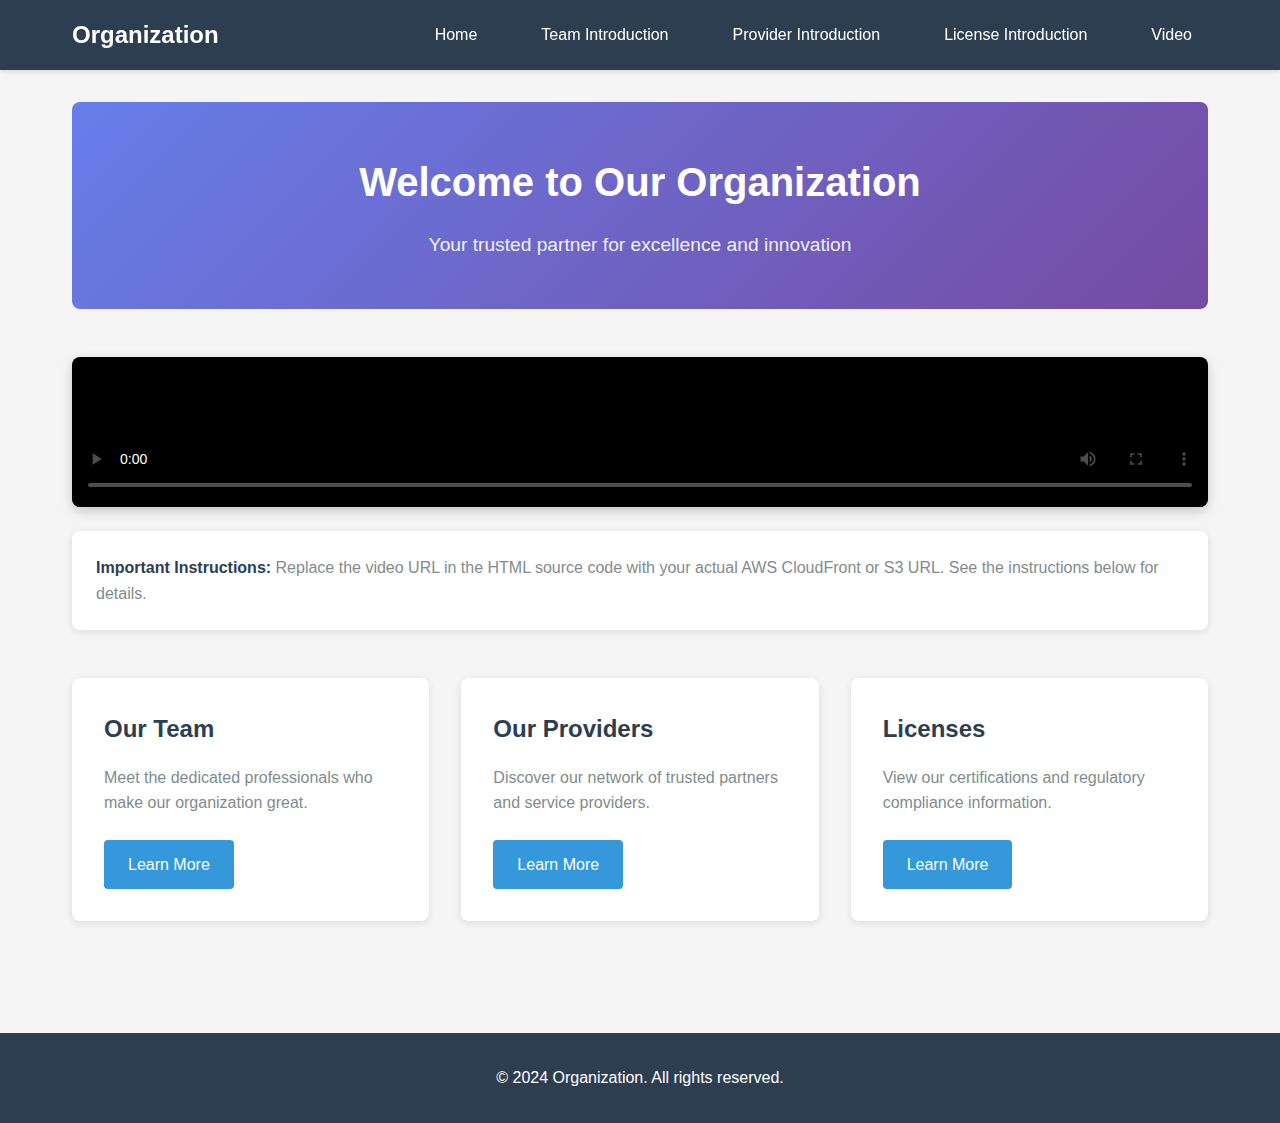
<file: index.html>
<!DOCTYPE html>
<html lang="en">
<head>
    <meta charset="UTF-8">
    <meta name="viewport" content="width=device-width, initial-scale=1.0">
    <title>Organization Internal Website</title>
    <link rel="stylesheet" href="styles.css">
</head>
<body>
    <nav class="navbar">
        <div class="nav-container">
            <div class="logo">
                <h1>Organization</h1>
            </div>
            <ul class="nav-menu">
                <li><a href="index.html">Home</a></li>
                <li><a href="team.html">Team Introduction</a></li>
                <li><a href="providers.html">Provider Introduction</a></li>
                <li><a href="licenses.html">License Introduction</a></li>
                <li><a href="video.html">Video</a></li>
            </ul>
        </div>
    </nav>

    <main class="main-content">
        <div class="hero-section">
            <h2>Welcome to Our Organization</h2>
            <p>Your trusted partner for excellence and innovation</p>
        </div>

        <div class="content-section">
            <div class="video-player-container">
                <div class="video-wrapper">
                    <video controls width="100%" poster="https://via.placeholder.com/800x450?text=Video+Thumbnail">
                        <!-- Replace this URL with your AWS CloudFront or S3 video URL -->
                        <source src="https://your-video-url.s3.amazonaws.com/your-video.mp4" type="video/mp4">
                        <source src="https://your-video-url.s3.amazonaws.com/your-video.webm" type="video/webm">
                        Your browser does not support the video tag.
                    </video>
                </div>
                <p class="video-description">
                    <strong>Important Instructions:</strong> Replace the video URL in the HTML source code with your actual AWS CloudFront or S3 URL. See the instructions below for details.
                </p>
            </div>
        </div>

        <div class="content-grid">
            <div class="card">
                <h3>Our Team</h3>
                <p>Meet the dedicated professionals who make our organization great.</p>
                <a href="team.html" class="btn">Learn More</a>
            </div>
            <div class="card">
                <h3>Our Providers</h3>
                <p>Discover our network of trusted partners and service providers.</p>
                <a href="providers.html" class="btn">Learn More</a>
            </div>
            <div class="card">
                <h3>Licenses</h3>
                <p>View our certifications and regulatory compliance information.</p>
                <a href="licenses.html" class="btn">Learn More</a>
            </div>
        </div>
    </main>

    <footer class="footer">
        <p>&copy; 2024 Organization. All rights reserved.</p>
    </footer>
</body>
</html>
</file>
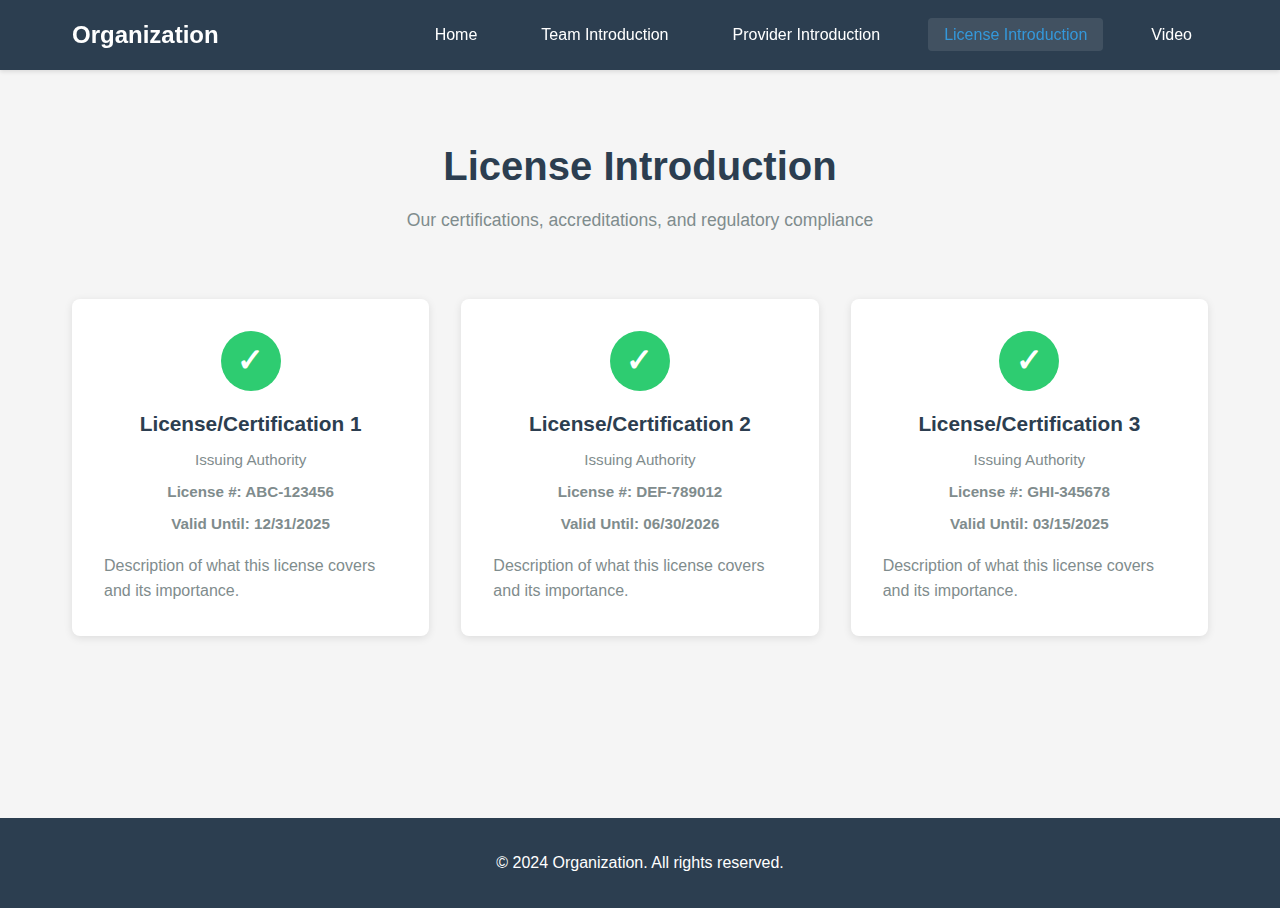
<file: licenses.html>
<!DOCTYPE html>
<html lang="en">
<head>
    <meta charset="UTF-8">
    <meta name="viewport" content="width=device-width, initial-scale=1.0">
    <title>License Introduction - Organization</title>
    <link rel="stylesheet" href="styles.css">
</head>
<body>
    <nav class="navbar">
        <div class="nav-container">
            <div class="logo">
                <h1>Organization</h1>
            </div>
            <ul class="nav-menu">
                <li><a href="index.html">Home</a></li>
                <li><a href="team.html">Team Introduction</a></li>
                <li><a href="providers.html">Provider Introduction</a></li>
                <li><a href="licenses.html" class="active">License Introduction</a></li>
                <li><a href="video.html">Video</a></li>
            </ul>
        </div>
    </nav>

    <main class="main-content">
        <div class="page-header">
            <h2>License Introduction</h2>
            <p>Our certifications, accreditations, and regulatory compliance</p>
        </div>

        <div class="content-section">
            <div class="license-grid">
                <div class="license-card">
                    <div class="license-icon">✓</div>
                    <h3>License/Certification 1</h3>
                    <p class="license-issuer">Issuing Authority</p>
                    <p class="license-number">License #: ABC-123456</p>
                    <p class="license-validity">Valid Until: 12/31/2025</p>
                    <p class="license-description">Description of what this license covers and its importance.</p>
                </div>
                <div class="license-card">
                    <div class="license-icon">✓</div>
                    <h3>License/Certification 2</h3>
                    <p class="license-issuer">Issuing Authority</p>
                    <p class="license-number">License #: DEF-789012</p>
                    <p class="license-validity">Valid Until: 06/30/2026</p>
                    <p class="license-description">Description of what this license covers and its importance.</p>
                </div>
                <div class="license-card">
                    <div class="license-icon">✓</div>
                    <h3>License/Certification 3</h3>
                    <p class="license-issuer">Issuing Authority</p>
                    <p class="license-number">License #: GHI-345678</p>
                    <p class="license-validity">Valid Until: 03/15/2025</p>
                    <p class="license-description">Description of what this license covers and its importance.</p>
                </div>
            </div>
        </div>
    </main>

    <footer class="footer">
        <p>&copy; 2024 Organization. All rights reserved.</p>
    </footer>
</body>
</html>
</file>
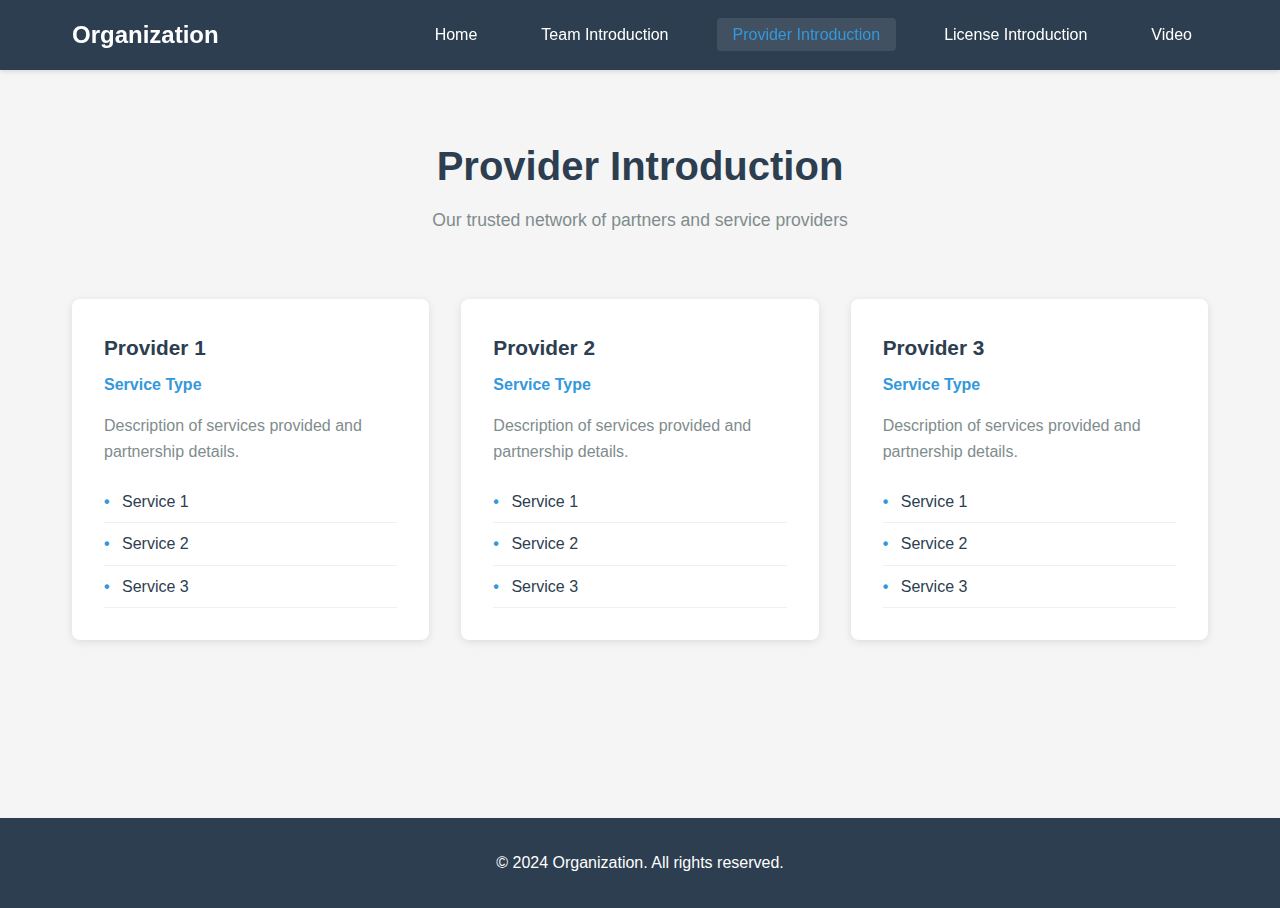
<file: providers.html>
<!DOCTYPE html>
<html lang="en">
<head>
    <meta charset="UTF-8">
    <meta name="viewport" content="width=device-width, initial-scale=1.0">
    <title>Provider Introduction - Organization</title>
    <link rel="stylesheet" href="styles.css">
</head>
<body>
    <nav class="navbar">
        <div class="nav-container">
            <div class="logo">
                <h1>Organization</h1>
            </div>
            <ul class="nav-menu">
                <li><a href="index.html">Home</a></li>
                <li><a href="team.html">Team Introduction</a></li>
                <li><a href="providers.html" class="active">Provider Introduction</a></li>
                <li><a href="licenses.html">License Introduction</a></li>
                <li><a href="video.html">Video</a></li>
            </ul>
        </div>
    </nav>

    <main class="main-content">
        <div class="page-header">
            <h2>Provider Introduction</h2>
            <p>Our trusted network of partners and service providers</p>
        </div>

        <div class="content-section">
            <div class="provider-grid">
                <div class="provider-card">
                    <h3>Provider 1</h3>
                    <p class="provider-type">Service Type</p>
                    <p class="provider-description">Description of services provided and partnership details.</p>
                    <ul class="provider-services">
                        <li>Service 1</li>
                        <li>Service 2</li>
                        <li>Service 3</li>
                    </ul>
                </div>
                <div class="provider-card">
                    <h3>Provider 2</h3>
                    <p class="provider-type">Service Type</p>
                    <p class="provider-description">Description of services provided and partnership details.</p>
                    <ul class="provider-services">
                        <li>Service 1</li>
                        <li>Service 2</li>
                        <li>Service 3</li>
                    </ul>
                </div>
                <div class="provider-card">
                    <h3>Provider 3</h3>
                    <p class="provider-type">Service Type</p>
                    <p class="provider-description">Description of services provided and partnership details.</p>
                    <ul class="provider-services">
                        <li>Service 1</li>
                        <li>Service 2</li>
                        <li>Service 3</li>
                    </ul>
                </div>
            </div>
        </div>
    </main>

    <footer class="footer">
        <p>&copy; 2024 Organization. All rights reserved.</p>
    </footer>
</body>
</html>
</file>
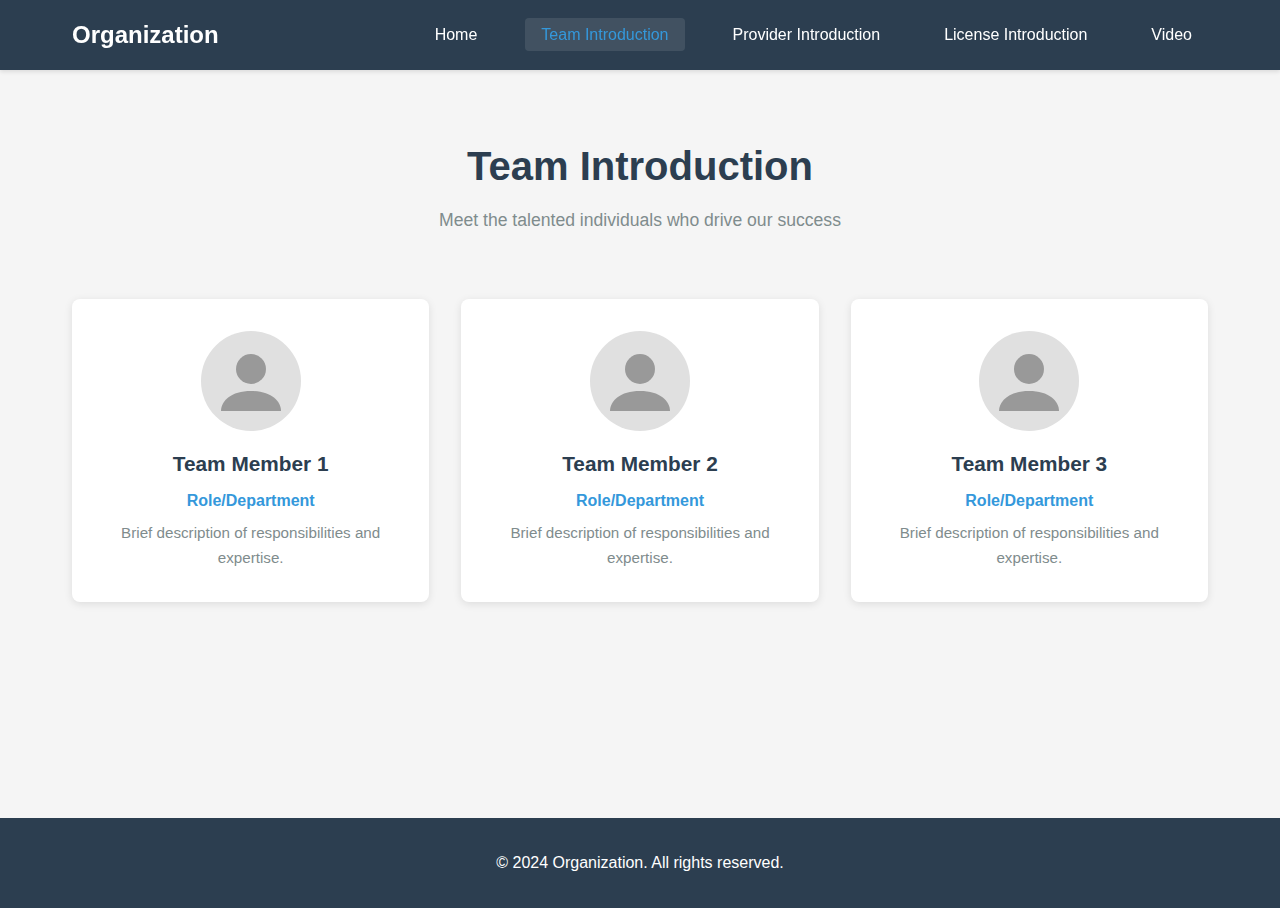
<file: team.html>
<!DOCTYPE html>
<html lang="en">
<head>
    <meta charset="UTF-8">
    <meta name="viewport" content="width=device-width, initial-scale=1.0">
    <title>Team Introduction - Organization</title>
    <link rel="stylesheet" href="styles.css">
</head>
<body>
    <nav class="navbar">
        <div class="nav-container">
            <div class="logo">
                <h1>Organization</h1>
            </div>
            <ul class="nav-menu">
                <li><a href="index.html">Home</a></li>
                <li><a href="team.html" class="active">Team Introduction</a></li>
                <li><a href="providers.html">Provider Introduction</a></li>
                <li><a href="licenses.html">License Introduction</a></li>
                <li><a href="video.html">Video</a></li>
            </ul>
        </div>
    </nav>

    <main class="main-content">
        <div class="page-header">
            <h2>Team Introduction</h2>
            <p>Meet the talented individuals who drive our success</p>
        </div>

        <div class="content-section">
            <div class="team-grid">
                <div class="team-member">
                    <div class="member-avatar">
                        <svg viewBox="0 0 100 100" xmlns="http://www.w3.org/2000/svg">
                            <circle cx="50" cy="50" r="50" fill="#e0e0e0"/>
                            <circle cx="50" cy="38" r="15" fill="#999"/>
                            <path d="M50 60 C30 60 20 70 20 80 L80 80 C80 70 70 60 50 60 Z" fill="#999"/>
                        </svg>
                    </div>
                    <h3>Team Member 1</h3>
                    <p class="role">Role/Department</p>
                    <p class="bio">Brief description of responsibilities and expertise.</p>
                </div>
                <div class="team-member">
                    <div class="member-avatar">
                        <svg viewBox="0 0 100 100" xmlns="http://www.w3.org/2000/svg">
                            <circle cx="50" cy="50" r="50" fill="#e0e0e0"/>
                            <circle cx="50" cy="38" r="15" fill="#999"/>
                            <path d="M50 60 C30 60 20 70 20 80 L80 80 C80 70 70 60 50 60 Z" fill="#999"/>
                        </svg>
                    </div>
                    <h3>Team Member 2</h3>
                    <p class="role">Role/Department</p>
                    <p class="bio">Brief description of responsibilities and expertise.</p>
                </div>
                <div class="team-member">
                    <div class="member-avatar">
                        <svg viewBox="0 0 100 100" xmlns="http://www.w3.org/2000/svg">
                            <circle cx="50" cy="50" r="50" fill="#e0e0e0"/>
                            <circle cx="50" cy="38" r="15" fill="#999"/>
                            <path d="M50 60 C30 60 20 70 20 80 L80 80 C80 70 70 60 50 60 Z" fill="#999"/>
                        </svg>
                    </div>
                    <h3>Team Member 3</h3>
                    <p class="role">Role/Department</p>
                    <p class="bio">Brief description of responsibilities and expertise.</p>
                </div>
            </div>
        </div>
    </main>

    <footer class="footer">
        <p>&copy; 2024 Organization. All rights reserved.</p>
    </footer>
</body>
</html>
</file>
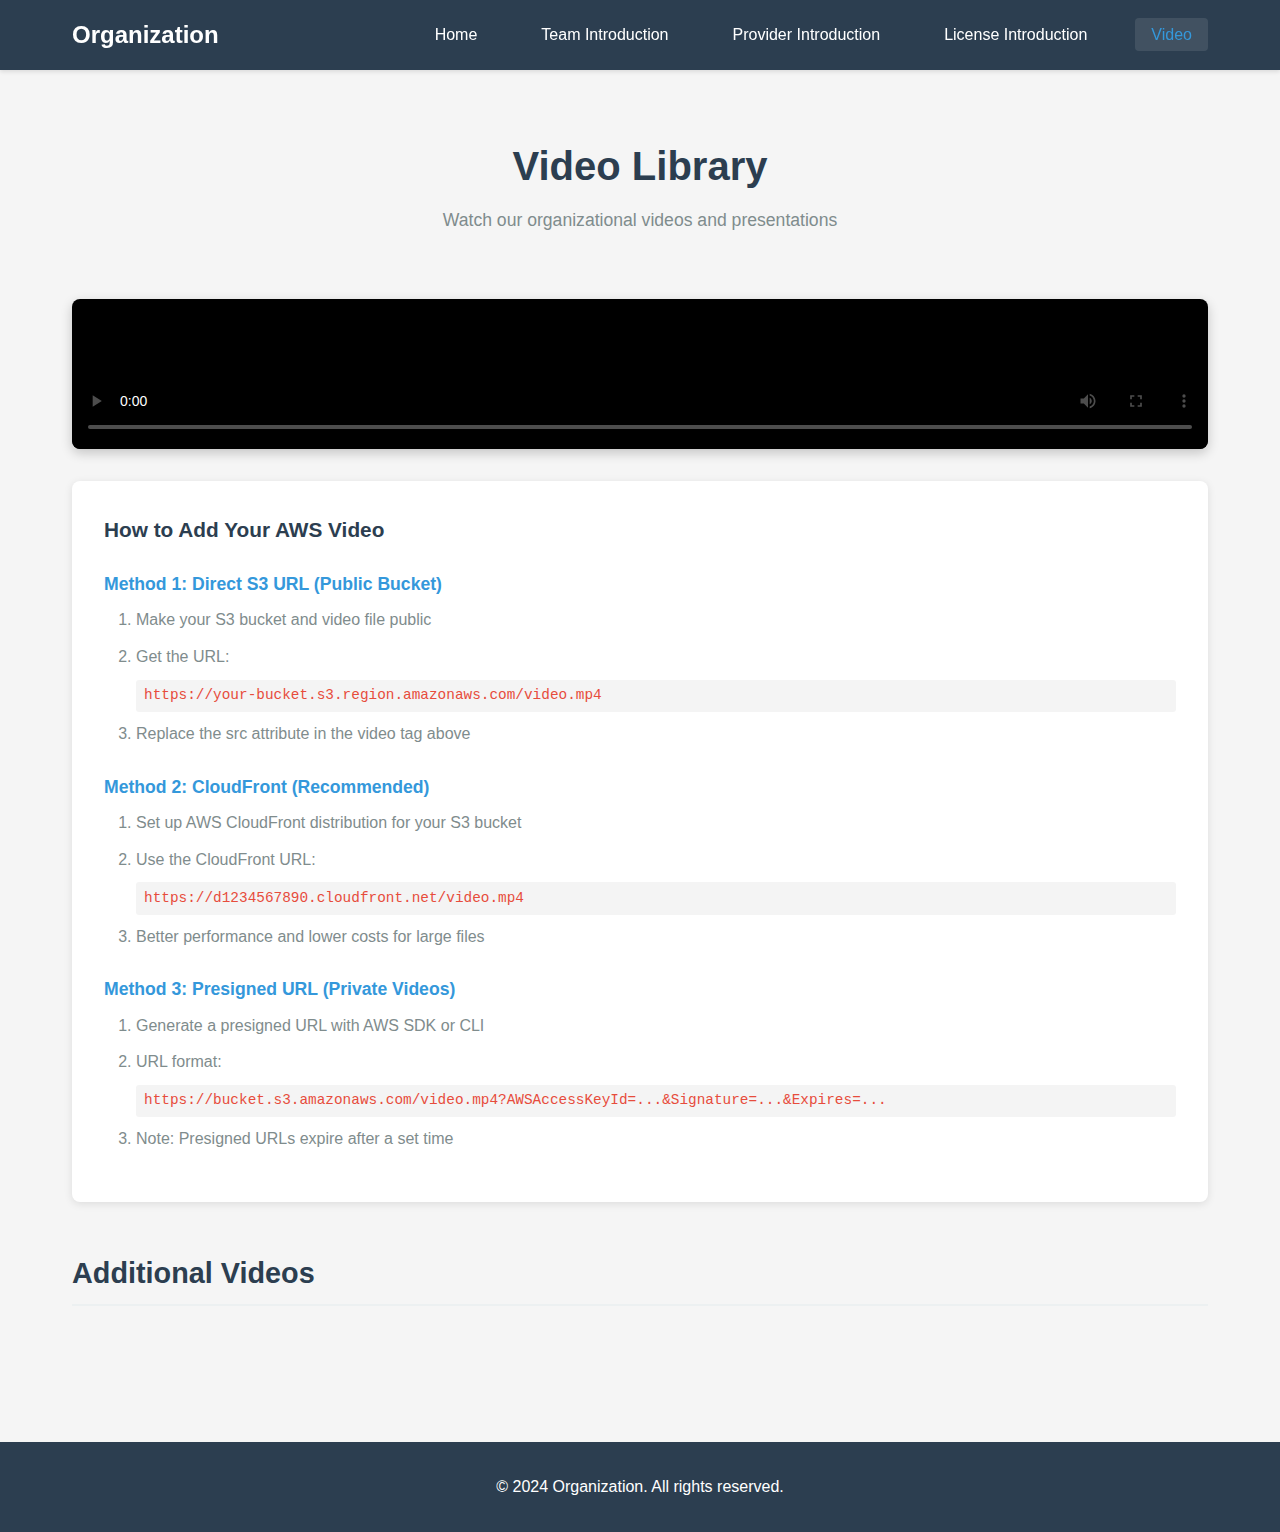
<file: video.html>
<!DOCTYPE html>
<html lang="en">
<head>
    <meta charset="UTF-8">
    <meta name="viewport" content="width=device-width, initial-scale=1.0">
    <title>Video - Organization</title>
    <link rel="stylesheet" href="styles.css">
</head>
<body>
    <nav class="navbar">
        <div class="nav-container">
            <div class="logo">
                <h1>Organization</h1>
            </div>
            <ul class="nav-menu">
                <li><a href="index.html">Home</a></li>
                <li><a href="team.html">Team Introduction</a></li>
                <li><a href="providers.html">Provider Introduction</a></li>
                <li><a href="licenses.html">License Introduction</a></li>
                <li><a href="video.html" class="active">Video</a></li>
            </ul>
        </div>
    </nav>

    <main class="main-content">
        <div class="page-header">
            <h2>Video Library</h2>
            <p>Watch our organizational videos and presentations</p>
        </div>

        <div class="content-section">
            <div class="video-player-container">
                <div class="video-wrapper">
                    <video controls width="100%" poster="https://via.placeholder.com/800x450?text=Video+Thumbnail">
                        <!-- REPLACE THIS URL WITH YOUR AWS VIDEO URL -->
                        <!-- Option 1: AWS S3 Direct URL (if public) -->
                        <source src="https://your-bucket-name.s3.your-region.amazonaws.com/path/to/video.mp4" type="video/mp4">
                        
                        <!-- Option 2: AWS CloudFront URL (recommended for better performance) -->
                        <!-- <source src="https://your-cloudfront-domain.cloudfront.net/path/to/video.mp4" type="video/mp4"> -->
                        
                        <!-- Option 3: Presigned URL (for private videos) - expires after set time -->
                        <!-- <source src="YOUR_PRESIGNED_URL_HERE" type="video/mp4"> -->
                        
                        Your browser does not support the video tag.
                    </video>
                </div>
                <div class="video-info">
                    <h3>How to Add Your AWS Video</h3>
                    <div class="instructions">
                        <h4>Method 1: Direct S3 URL (Public Bucket)</h4>
                        <ol>
                            <li>Make your S3 bucket and video file public</li>
                            <li>Get the URL: <code>https://your-bucket.s3.region.amazonaws.com/video.mp4</code></li>
                            <li>Replace the src attribute in the video tag above</li>
                        </ol>

                        <h4>Method 2: CloudFront (Recommended)</h4>
                        <ol>
                            <li>Set up AWS CloudFront distribution for your S3 bucket</li>
                            <li>Use the CloudFront URL: <code>https://d1234567890.cloudfront.net/video.mp4</code></li>
                            <li>Better performance and lower costs for large files</li>
                        </ol>

                        <h4>Method 3: Presigned URL (Private Videos)</h4>
                        <ol>
                            <li>Generate a presigned URL with AWS SDK or CLI</li>
                            <li>URL format: <code>https://bucket.s3.amazonaws.com/video.mp4?AWSAccessKeyId=...&Signature=...&Expires=...</code></li>
                            <li>Note: Presigned URLs expire after a set time</li>
                        </ol>
                    </div>
                </div>
            </div>

            <!-- Optional: Additional video section -->
            <div class="video-section-header">
                <h3>Additional Videos</h3>
            </div>

            <div class="video-list">
                <!-- You can add more video players here -->
                <!-- 
                <div class="video-item">
                    <div class="video-wrapper">
                        <video controls width="100%">
                            <source src="YOUR_AWS_VIDEO_URL_2.mp4" type="video/mp4">
                        </video>
                    </div>
                </div>
                -->
            </div>
        </div>
    </main>

    <footer class="footer">
        <p>&copy; 2024 Organization. All rights reserved.</p>
    </footer>
</body>
</html>
</file>
<file: styles.css>
/* Reset and Base Styles */
* {
    margin: 0;
    padding: 0;
    box-sizing: border-box;
}

body {
    font-family: -apple-system, BlinkMacSystemFont, 'Segoe UI', Roboto, 'Helvetica Neue', Arial, sans-serif;
    line-height: 1.6;
    color: #333;
    background-color: #f5f5f5;
}

/* Navigation Bar */
.navbar {
    background-color: #2c3e50;
    color: white;
    padding: 1rem 0;
    box-shadow: 0 2px 4px rgba(0,0,0,0.1);
    position: sticky;
    top: 0;
    z-index: 1000;
}

.nav-container {
    max-width: 1200px;
    margin: 0 auto;
    padding: 0 2rem;
    display: flex;
    justify-content: space-between;
    align-items: center;
}

.logo h1 {
    font-size: 1.5rem;
    font-weight: 600;
}

.nav-menu {
    display: flex;
    list-style: none;
    gap: 2rem;
}

.nav-menu a {
    color: white;
    text-decoration: none;
    font-weight: 500;
    transition: color 0.3s ease;
    padding: 0.5rem 1rem;
    border-radius: 4px;
}

.nav-menu a:hover,
.nav-menu a.active {
    background-color: rgba(255,255,255,0.1);
    color: #3498db;
}

/* Main Content */
.main-content {
    max-width: 1200px;
    margin: 0 auto;
    padding: 2rem;
    min-height: calc(100vh - 200px);
}

/* Hero Section (Home Page) */
.hero-section {
    text-align: center;
    padding: 3rem 0;
    background: linear-gradient(135deg, #667eea 0%, #764ba2 100%);
    color: white;
    border-radius: 8px;
    margin-bottom: 3rem;
}

.hero-section h2 {
    font-size: 2.5rem;
    margin-bottom: 1rem;
}

.hero-section p {
    font-size: 1.2rem;
    opacity: 0.9;
}

/* Page Header (Other Pages) */
.page-header {
    text-align: center;
    padding: 2rem 0;
    margin-bottom: 2rem;
}

.page-header h2 {
    font-size: 2.5rem;
    color: #2c3e50;
    margin-bottom: 0.5rem;
}

.page-header p {
    font-size: 1.1rem;
    color: #7f8c8d;
}

/* Content Grid (Home Page) */
.content-grid {
    display: grid;
    grid-template-columns: repeat(auto-fit, minmax(300px, 1fr));
    gap: 2rem;
    margin-bottom: 2rem;
}

.card {
    background: white;
    padding: 2rem;
    border-radius: 8px;
    box-shadow: 0 2px 8px rgba(0,0,0,0.1);
    transition: transform 0.3s ease, box-shadow 0.3s ease;
}

.card:hover {
    transform: translateY(-5px);
    box-shadow: 0 4px 12px rgba(0,0,0,0.15);
}

.card h3 {
    color: #2c3e50;
    margin-bottom: 1rem;
    font-size: 1.5rem;
}

.card p {
    color: #7f8c8d;
    margin-bottom: 1.5rem;
}

.btn {
    display: inline-block;
    background-color: #3498db;
    color: white;
    padding: 0.75rem 1.5rem;
    text-decoration: none;
    border-radius: 4px;
    transition: background-color 0.3s ease;
    font-weight: 500;
}

.btn:hover {
    background-color: #2980b9;
}

/* Content Section */
.content-section {
    margin-bottom: 2rem;
}

/* Team Grid */
.team-grid {
    display: grid;
    grid-template-columns: repeat(auto-fit, minmax(280px, 1fr));
    gap: 2rem;
}

.team-member {
    background: white;
    padding: 2rem;
    border-radius: 8px;
    box-shadow: 0 2px 8px rgba(0,0,0,0.1);
    text-align: center;
    transition: transform 0.3s ease, box-shadow 0.3s ease;
}

.team-member:hover {
    transform: translateY(-5px);
    box-shadow: 0 4px 12px rgba(0,0,0,0.15);
}

.member-avatar {
    width: 100px;
    height: 100px;
    margin: 0 auto 1rem;
}

.member-avatar svg {
    width: 100%;
    height: 100%;
}

.team-member h3 {
    color: #2c3e50;
    margin-bottom: 0.5rem;
    font-size: 1.3rem;
}

.role {
    color: #3498db;
    font-weight: 600;
    margin-bottom: 0.5rem;
}

.bio {
    color: #7f8c8d;
    font-size: 0.95rem;
}

/* Provider Grid */
.provider-grid {
    display: grid;
    grid-template-columns: repeat(auto-fit, minmax(300px, 1fr));
    gap: 2rem;
}

.provider-card {
    background: white;
    padding: 2rem;
    border-radius: 8px;
    box-shadow: 0 2px 8px rgba(0,0,0,0.1);
    transition: transform 0.3s ease, box-shadow 0.3s ease;
}

.provider-card:hover {
    transform: translateY(-5px);
    box-shadow: 0 4px 12px rgba(0,0,0,0.15);
}

.provider-card h3 {
    color: #2c3e50;
    margin-bottom: 0.5rem;
    font-size: 1.3rem;
}

.provider-type {
    color: #3498db;
    font-weight: 600;
    margin-bottom: 1rem;
}

.provider-description {
    color: #7f8c8d;
    margin-bottom: 1rem;
}

.provider-services {
    list-style: none;
    padding-left: 0;
}

.provider-services li {
    padding: 0.5rem 0;
    color: #2c3e50;
    border-bottom: 1px solid #ecf0f1;
}

.provider-services li:before {
    content: "• ";
    color: #3498db;
    font-weight: bold;
    margin-right: 0.5rem;
}

/* License Grid */
.license-grid {
    display: grid;
    grid-template-columns: repeat(auto-fit, minmax(300px, 1fr));
    gap: 2rem;
}

.license-card {
    background: white;
    padding: 2rem;
    border-radius: 8px;
    box-shadow: 0 2px 8px rgba(0,0,0,0.1);
    transition: transform 0.3s ease, box-shadow 0.3s ease;
    text-align: center;
}

.license-card:hover {
    transform: translateY(-5px);
    box-shadow: 0 4px 12px rgba(0,0,0,0.15);
}

.license-icon {
    width: 60px;
    height: 60px;
    margin: 0 auto 1rem;
    background-color: #2ecc71;
    border-radius: 50%;
    display: flex;
    align-items: center;
    justify-content: center;
    font-size: 2rem;
    color: white;
    font-weight: bold;
}

.license-card h3 {
    color: #2c3e50;
    margin-bottom: 0.5rem;
    font-size: 1.3rem;
}

.license-issuer,
.license-number,
.license-validity {
    color: #7f8c8d;
    margin-bottom: 0.5rem;
    font-size: 0.95rem;
}

.license-number,
.license-validity {
    font-weight: 600;
}

.license-description {
    color: #7f8c8d;
    margin-top: 1rem;
    text-align: left;
}

/* Footer */
.footer {
    background-color: #2c3e50;
    color: white;
    text-align: center;
    padding: 2rem;
    margin-top: 3rem;
}

/* Video Player */
.video-player-container {
    margin-bottom: 3rem;
}

.video-wrapper {
    position: relative;
    background: #000;
    border-radius: 8px;
    overflow: hidden;
    box-shadow: 0 4px 12px rgba(0,0,0,0.2);
    margin-bottom: 1.5rem;
}

.video-wrapper video {
    display: block;
    width: 100%;
    max-height: 600px;
    border-radius: 8px;
}

.video-description {
    background: white;
    padding: 1.5rem;
    border-radius: 8px;
    box-shadow: 0 2px 8px rgba(0,0,0,0.1);
    color: #7f8c8d;
}

.video-description strong {
    color: #2c3e50;
}

.video-info {
    background: white;
    padding: 2rem;
    border-radius: 8px;
    box-shadow: 0 2px 8px rgba(0,0,0,0.1);
    margin-top: 2rem;
}

.video-info h3 {
    color: #2c3e50;
    margin-bottom: 1rem;
    font-size: 1.3rem;
}

.video-info h4 {
    color: #3498db;
    margin-top: 1.5rem;
    margin-bottom: 0.5rem;
    font-size: 1.1rem;
}

.instructions {
    color: #7f8c8d;
}

.instructions ol {
    padding-left: 2rem;
    margin-bottom: 1rem;
}

.instructions ol li {
    margin-bottom: 0.5rem;
    line-height: 1.8;
}

.instructions code {
    background-color: #f4f4f4;
    padding: 0.2rem 0.5rem;
    border-radius: 3px;
    font-family: 'Courier New', monospace;
    font-size: 0.9rem;
    color: #e74c3c;
    word-break: break-all;
    display: block;
    margin: 0.5rem 0;
}

.video-section-header {
    margin-top: 3rem;
    margin-bottom: 1.5rem;
    padding-bottom: 0.5rem;
    border-bottom: 2px solid #ecf0f1;
}

.video-section-header h3 {
    color: #2c3e50;
    font-size: 1.8rem;
}

.video-list {
    display: grid;
    grid-template-columns: repeat(auto-fit, minmax(350px, 1fr));
    gap: 2rem;
}

.video-item {
    background: white;
    border-radius: 8px;
    overflow: hidden;
    box-shadow: 0 2px 8px rgba(0,0,0,0.1);
    transition: transform 0.3s ease, box-shadow 0.3s ease;
}

.video-item:hover {
    transform: translateY(-3px);
    box-shadow: 0 4px 12px rgba(0,0,0,0.15);
}

.video-item .video-wrapper {
    margin-bottom: 0;
}

/* Responsive Design */
@media (max-width: 768px) {
    .nav-container {
        flex-direction: column;
        gap: 1rem;
    }

    .nav-menu {
        flex-wrap: wrap;
        justify-content: center;
        gap: 0.5rem;
    }

    .hero-section h2 {
        font-size: 2rem;
    }

    .hero-section p {
        font-size: 1rem;
    }

    .content-grid,
    .team-grid,
    .provider-grid,
    .license-grid,
    .video-list {
        grid-template-columns: 1fr;
    }

    .main-content {
        padding: 1rem;
    }
}

@media (max-width: 480px) {
    .hero-section {
        padding: 2rem 1rem;
    }

    .hero-section h2 {
        font-size: 1.5rem;
    }

    .page-header h2 {
        font-size: 2rem;
    }

    .nav-menu {
        flex-direction: column;
        width: 100%;
        text-align: center;
    }

    .nav-menu li {
        width: 100%;
    }

    .nav-menu a {
        display: block;
        width: 100%;
    }
}
</file>
